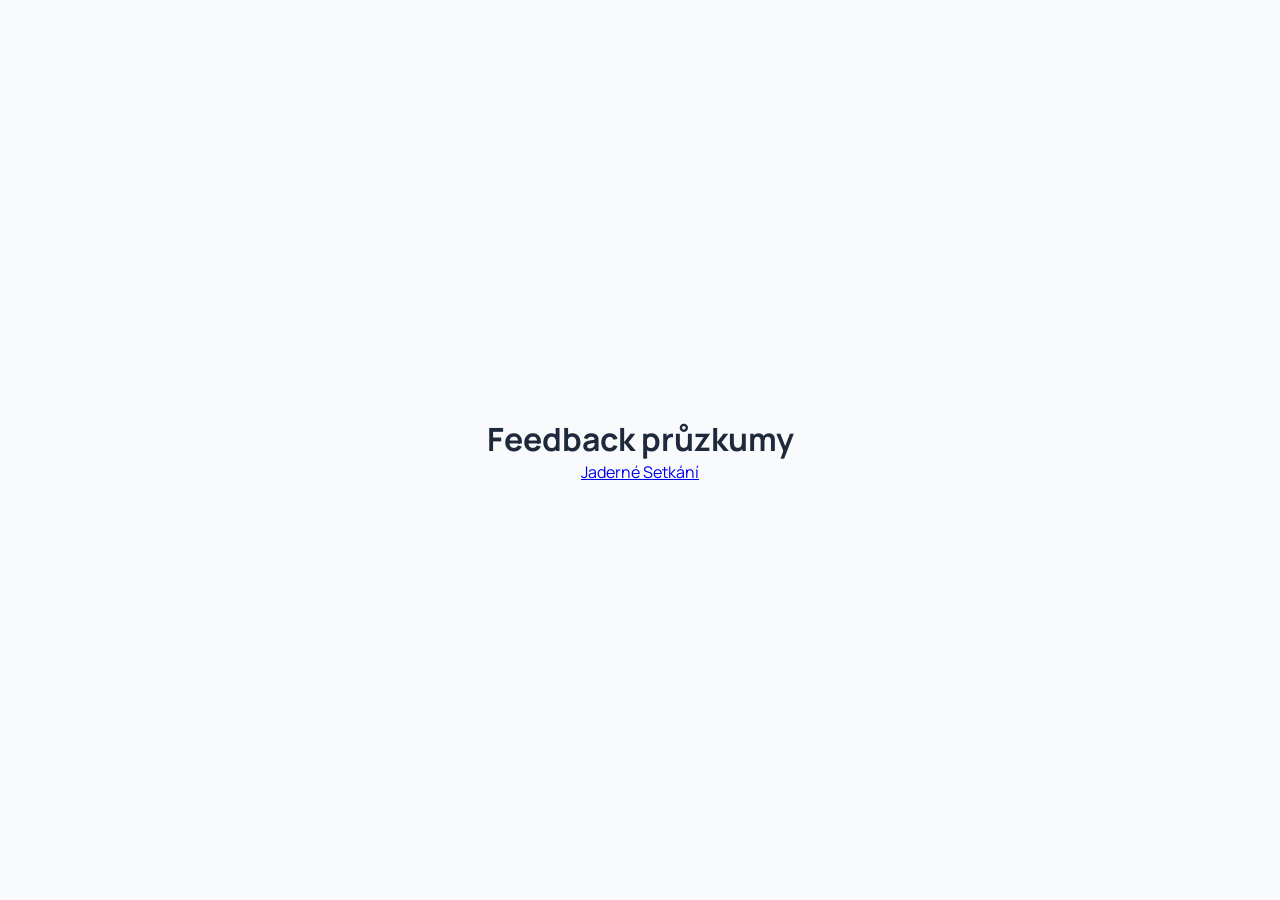
<file: index.html>
<!DOCTYPE html>
<html lang="en">
<head>
    <meta charset="UTF-8">
    <meta name="viewport" content="width=device-width, initial-scale=1.0">
    <title>Feedback VLČR</title>
    <link rel="preconnect" href="https://fonts.googleapis.com">
    <link rel="preconnect" href="https://fonts.gstatic.com" crossorigin>
    <link href="https://fonts.googleapis.com/css2?family=Manrope:wght@300;400;600;700;800&family=Roboto:wght@300;400;500;700&display=swap" rel="stylesheet">
    <link rel="stylesheet" href="styles.css">
</head>
<body>
    <center><h1>Feedback průzkumy</h1></center>
    <center><a href="jaderne-setkani.html">Jaderné Setkání</a></center>
</body>
</html>
</file>
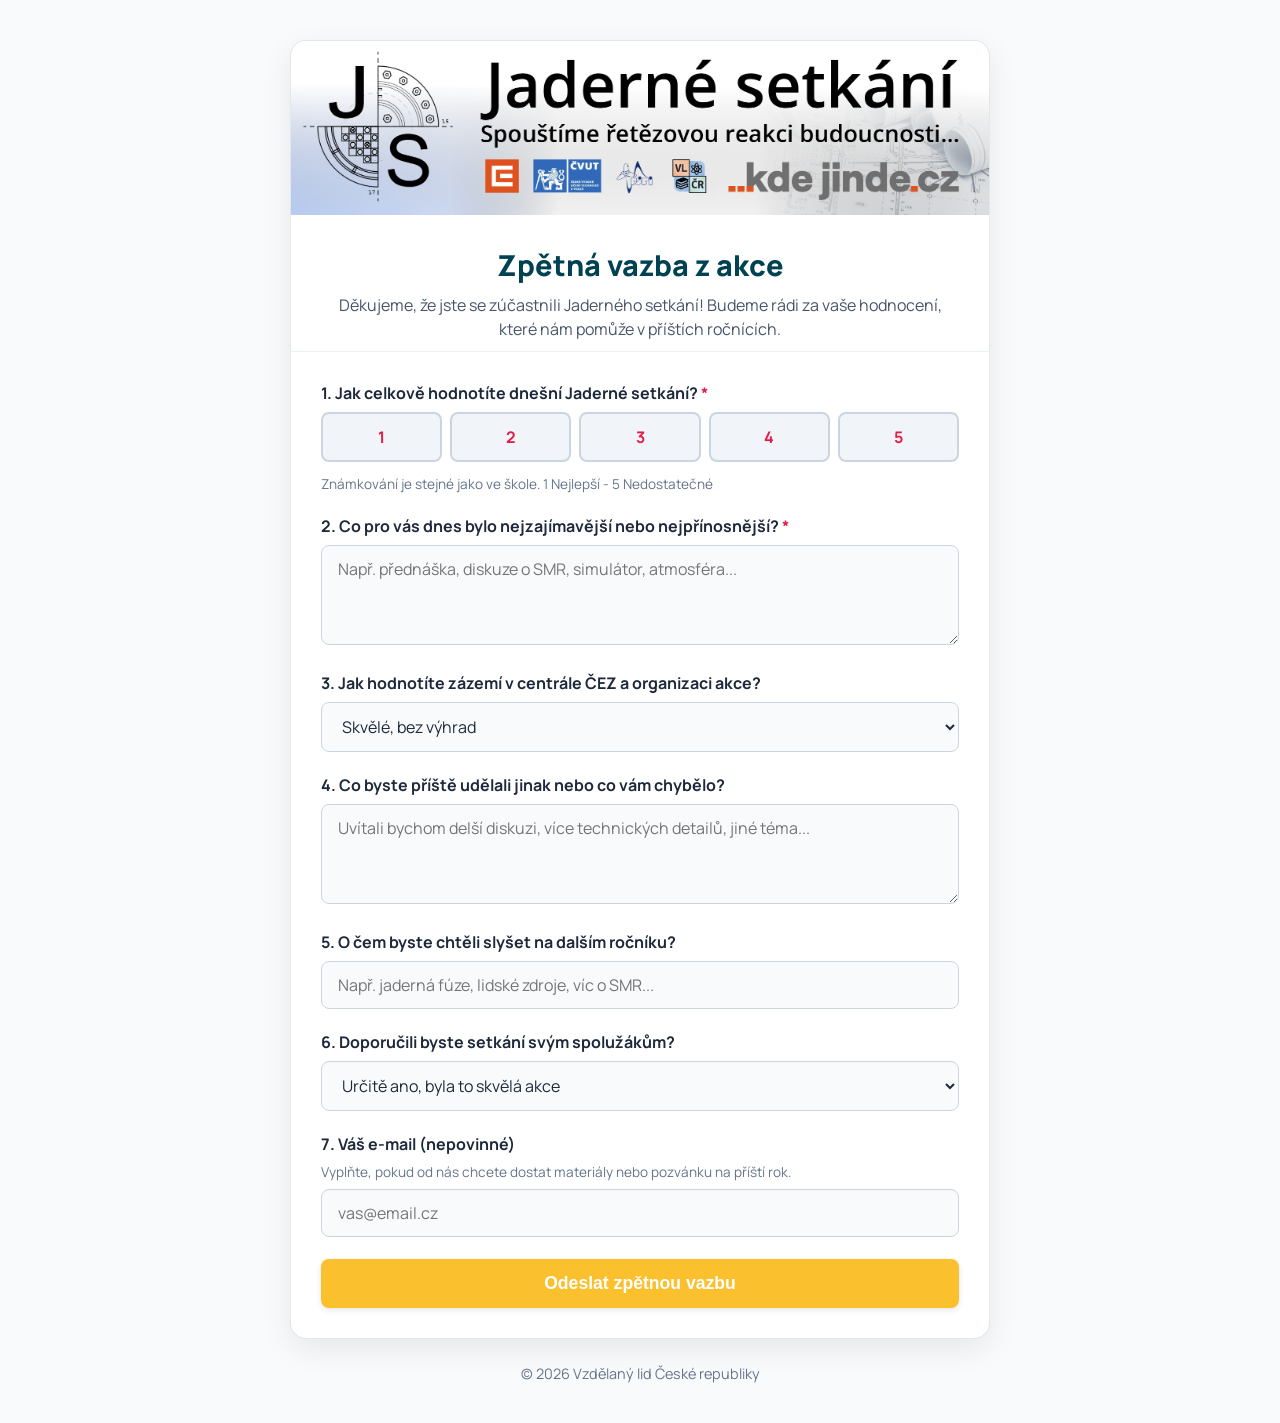
<file: jaderne-setkani.html>
<!DOCTYPE html>
<html lang="cs">
<head>
    <meta charset="UTF-8">
    <meta name="viewport" content="width=device-width, initial-scale=1.0">
    <title>Zpětná vazba | Jaderné setkání</title>
    <!-- Google Fonts -->
    <link rel="preconnect" href="https://fonts.googleapis.com">
    <link rel="preconnect" href="https://fonts.gstatic.com" crossorigin>
    <link href="https://fonts.googleapis.com/css2?family=Manrope:wght@300;400;600;700;800&family=Roboto:wght@300;400;500;700&display=swap" rel="stylesheet">
    <link rel="stylesheet" href="styles.css">
    <link rel="icon" type="image/png" href="jaderne-setkani.jpeg" />
</head>
<body>

    <div class="feedback-wrapper">
        <!-- HORNÍ BANNER -->
        <div class="feedback-banner">
            <img src="js-banner.png" alt="Jaderné setkání banner">
        </div>

        <div class="feedback-header">
            <h1>Zpětná vazba z akce</h1>
            <p>Děkujeme, že jste se zúčastnili Jaderného setkání! Budeme rádi za vaše hodnocení, které nám pomůže v příštích ročnících.</p>
        </div>

        <div class="feedback-body">
            <form id="feedbackForm">

                <!-- Otázka 1: Celkové hodnocení -->
                <div class="form-group">
                    <label>1. Jak celkově hodnotíte dnešní Jaderné setkání? <span>*</span></label>
                    <div class="rating-scale">
                        <label><input type="radio" name="overall" value="1" required><span>1</span></label>
                        <label><input type="radio" name="overall" value="2"><span>2</span></label>
                        <label><input type="radio" name="overall" value="3"><span>3</span></label>
                        <label><input type="radio" name="overall" value="4"><span>4</span></label>
                        <label><input type="radio" name="overall" value="5"><span>5</span></label>
                    </div>
                    <span class="hint hint-flex">
                        <span>Známkování je stejné jako ve škole.</span>
                        <span>1 Nejlepší - 5 Nedostatečné</span>
                    </span>
                </div>

                <!-- Otázka 2: Co zaujalo nejvíce -->
                <div class="form-group">
                    <label for="bestPart">2. Co pro vás dnes bylo nejzajímavější nebo nejpřínosnější? <span>*</span></label>
                    <textarea id="bestPart" name="bestPart" placeholder="Např. přednáška, diskuze o SMR, simulátor, atmosféra..." required></textarea>
                </div>

                <!-- Otázka 3: Organizace a prostory -->
                <div class="form-group">
                    <label for="orgFeedback">3. Jak hodnotíte zázemí v centrále ČEZ a organizaci akce?</label>
                    <select id="orgFeedback" name="orgFeedback">
                        <option value="Skvělé">Skvělé, bez výhrad</option>
                        <option value="Dobré">Dobré</option>
                        <option value="Průměrné">Průměrné / Něco vázlo</option>
                        <option value="Slabší">Slabší organizace</option>
                    </select>
                </div>

                <!-- Otázka 4: Návrhy na zlepšení -->
                <div class="form-group">
                    <label for="improvements">4. Co byste příště udělali jinak nebo co vám chybělo?</label>
                    <textarea id="improvements" name="improvements" placeholder="Uvítali bychom delší diskuzi, více technických detailů, jiné téma..."></textarea>
                </div>

                <!-- Otázka 5: Témata do budoucna -->
                <div class="form-group">
                    <label for="futureIdeas">5. O čem byste chtěli slyšet na dalším ročníku?</label>
                    <input type="text" id="futureIdeas" name="futureIdeas" placeholder="Např. jaderná fúze, lidské zdroje, víc o SMR...">
                </div>

                <!-- Otázka 6: Doporučení -->
                <div class="form-group">
                    <label for="recommend">6. Doporučili byste setkání svým spolužákům?</label>
                    <select id="recommend" name="recommend">
                        <option value="Určitě ano">Určitě ano, byla to skvělá akce</option>
                        <option value="Možná">Možná, podle programu</option>
                        <option value="Ne">Spíše ne</option>
                    </select>
                </div>

                <!-- Otázka 7: E-mail (volitelný) -->
                <div class="form-group">
                    <label for="userEmail">7. Váš e-mail (nepovinné)</label>
                    <span class="hint">Vyplňte, pokud od nás chcete dostat materiály nebo pozvánku na příští rok.</span>
                    <input type="email" id="userEmail" name="userEmail" placeholder="vas@email.cz">
                </div>

                <button type="submit" id="submitBtn" class="submit-btn">Odeslat zpětnou vazbu</button>
                <p id="statusMsg" class="status-message"></p>

            </form>
        </div>
    </div>

    <div class="footer-branding">
        &copy; 2026 Vzdělaný lid České republiky
    </div>

    <!-- SKRIPT PRO ODESLÁNÍ DO GOOGLE SHEETS -->
    <script>
        const FEEDBACK_SCRIPT_URL = 'https://script.google.com/macros/s/AKfycbxHbtDZqgOLBzjBHBgjhoFvDwujn2lm_xIqbIPMmP1tOxlQzp5K-_RalIOPr4OuZ0W-/exec';

        const form = document.getElementById('feedbackForm');
        const submitBtn = document.getElementById('submitBtn');
        const statusMsg = document.getElementById('statusMsg');

        form.addEventListener('submit', function(e) {
            e.preventDefault();

            submitBtn.disabled = true;
            submitBtn.textContent = 'Odesílám...';
            statusMsg.style.display = 'block';
            statusMsg.style.color = '#004251';
            statusMsg.textContent = 'Ukládám vaše hodnocení...';

            const formData = new FormData();
            // KLÍČOVÉ: Řekneme skriptu, že tohle je z Jaderného setkání
            formData.append('source', 'jaderne-setkani'); 
            
            formData.append('overall', document.querySelector('input[name="overall"]:checked').value);
            formData.append('bestPart', document.getElementById('bestPart').value);
            formData.append('orgFeedback', document.getElementById('orgFeedback').value);
            formData.append('improvements', document.getElementById('improvements').value);
            formData.append('futureIdeas', document.getElementById('futureIdeas').value);
            formData.append('recommend', document.getElementById('recommend').value);
            formData.append('email', document.getElementById('userEmail').value);

            fetch(FEEDBACK_SCRIPT_URL, {
                method: 'POST',
                mode: 'no-cors',
                body: formData
            })
            .then(() => {
                statusMsg.style.color = '#15803d';
                statusMsg.textContent = 'Děkujeme! Vaše zpětná vazba byla úspěšně uložena.';
                form.reset();
                submitBtn.disabled = false;
                submitBtn.textContent = 'Odeslat zpětnou vazbu';
            })
            .catch(error => {
                console.error('Chyba:', error);
                statusMsg.style.color = '#b91c1c';
                statusMsg.textContent = 'Došlo k chybě. Zkuste to prosím znovu.';
                submitBtn.disabled = false;
                submitBtn.textContent = 'Odeslat zpětnou vazbu';
            });
        });
    </script>

</body>
</html>
</file>
<file: styles.css>
* {
    box-sizing: border-box;
    margin: 0;
    padding: 0;
}

body {
    font-family: 'Manrope', Arial, Helvetica, sans-serif;
    background-color: #f8fafc; /* Světlé pozadí podle hlavního webu */
    color: #1e293b;
    min-height: 100vh;
    display: flex;
    flex-direction: column;
    align-items: center;
    justify-content: center;
    padding: 40px 20px;
}

.feedback-wrapper {
    width: 100%;
    max-width: 700px;
    background: #ffffff;
    color: #1e293b;
    border-radius: 16px;
    box-shadow: 0 10px 30px rgba(0, 0, 0, 0.08);
    border: 1px solid rgba(0, 66, 81, 0.12);
    overflow: hidden;
}

/* Horní banner */
.feedback-banner {
    width: 100%;
    max-height: 220px;
    overflow: hidden;
    background-color: #004251;
}

.feedback-banner img {
    width: 100%;
    height: 100%;
    object-fit: cover;
    display: block;
}

.feedback-header {
    background: #ffffff;
    padding: 30px 30px 10px 30px;
    text-align: center;
    border-bottom: 1px solid rgba(0, 66, 81, 0.08);
}

.feedback-header h1 {
    font-size: 1.8rem;
    font-weight: 800;
    color: rgb(0, 66, 81);
    margin-bottom: 8px;
}

.feedback-header p {
    font-size: 1rem;
    color: #475569;
    line-height: 1.5;
}

.feedback-body {
    padding: 30px;
}

.form-group {
    margin-bottom: 22px;
}

.form-group label {
    display: block;
    font-weight: 700;
    color: #1e293b;
    font-size: 1rem;
    margin-bottom: 8px;
}

.form-group label span {
    color: #e11d48;
}

.form-group .hint {
    font-size: 0.85rem;
    color: #64748b;
    margin-bottom: 8px;
    display: block;
}

.hint-flex {
    display: flex;
    justify-content: space-between;
    margin-top: 5px;
}

/* Hodnocení hvězdičkami / čísly */
.rating-scale {
    display: flex;
    gap: 8px;
}

.rating-scale label {
    flex: 1;
    background: #f1f5f9;
    border: 2px solid #cbd5e1;
    border-radius: 8px;
    text-align: center;
    padding: 12px 0;
    cursor: pointer;
    font-weight: 700;
    color: #334155;
    transition: all 0.2s ease;
}

.rating-scale input {
    display: none;
}

.rating-scale input:checked + span,
.rating-scale label:hover {
    background: rgb(0, 66, 81);
    color: #ffffff;
    border-color: rgb(0, 66, 81);
}

.rating-scale label span {
    display: block;
    width: 100%;
}

/* Vstupy */
input[type="text"],
input[type="email"],
textarea,
select {
    width: 100%;
    padding: 12px 16px;
    font-size: 1rem;
    border: 1px solid #cbd5e1;
    border-radius: 8px;
    font-family: inherit;
    background: #f8fafc;
    color: #1e293b;
    transition: all 0.2s ease;
}

input[type="text"]:focus,
input[type="email"]:focus,
textarea:focus,
select:focus {
    outline: none;
    border-color: rgb(0, 66, 81);
    background: #ffffff;
}

textarea {
    resize: vertical;
    min-height: 100px;
}

/* Žluté tlačítko (stejné jako na hlavním webu) */
.submit-btn {
    width: 100%;
    padding: 14px;
    background-color: #fbc02d;
    color: #ffffff;
    border: none;
    border-radius: 8px;
    font-size: 1.1rem;
    font-weight: 700;
    cursor: pointer;
    transition: background-color 0.25s ease, transform 0.15s ease;
    box-shadow: 0 2px 6px rgba(0, 0, 0, 0.1);
}

.submit-btn:hover {
    background-color: #f57f17;
    transform: scale(1.01);
}

.submit-btn:disabled {
    background-color: #94a3b8;
    cursor: not-allowed;
    transform: none;
}

.status-message {
    text-align: center;
    font-weight: 600;
    margin-top: 15px;
    display: none;
    font-size: 0.95rem;
}

.footer-branding {
    margin-top: 25px;
    text-align: center;
    font-size: 0.9rem;
    color: #64748b;
}

@media (max-width: 600px) {
    body { 
        padding: 15px 10px; 
    }
    .feedback-wrapper { 
        border-radius: 12px; 
    }
    .feedback-header { 
        padding: 20px; 
    }
    .feedback-body { 
        padding: 20px; 
    }
    .rating-scale { 
        gap: 4px; 
    }
    .rating-scale label { 
        padding: 10px 0; 
        font-size: 0.9rem; 
    }
}
</file>
